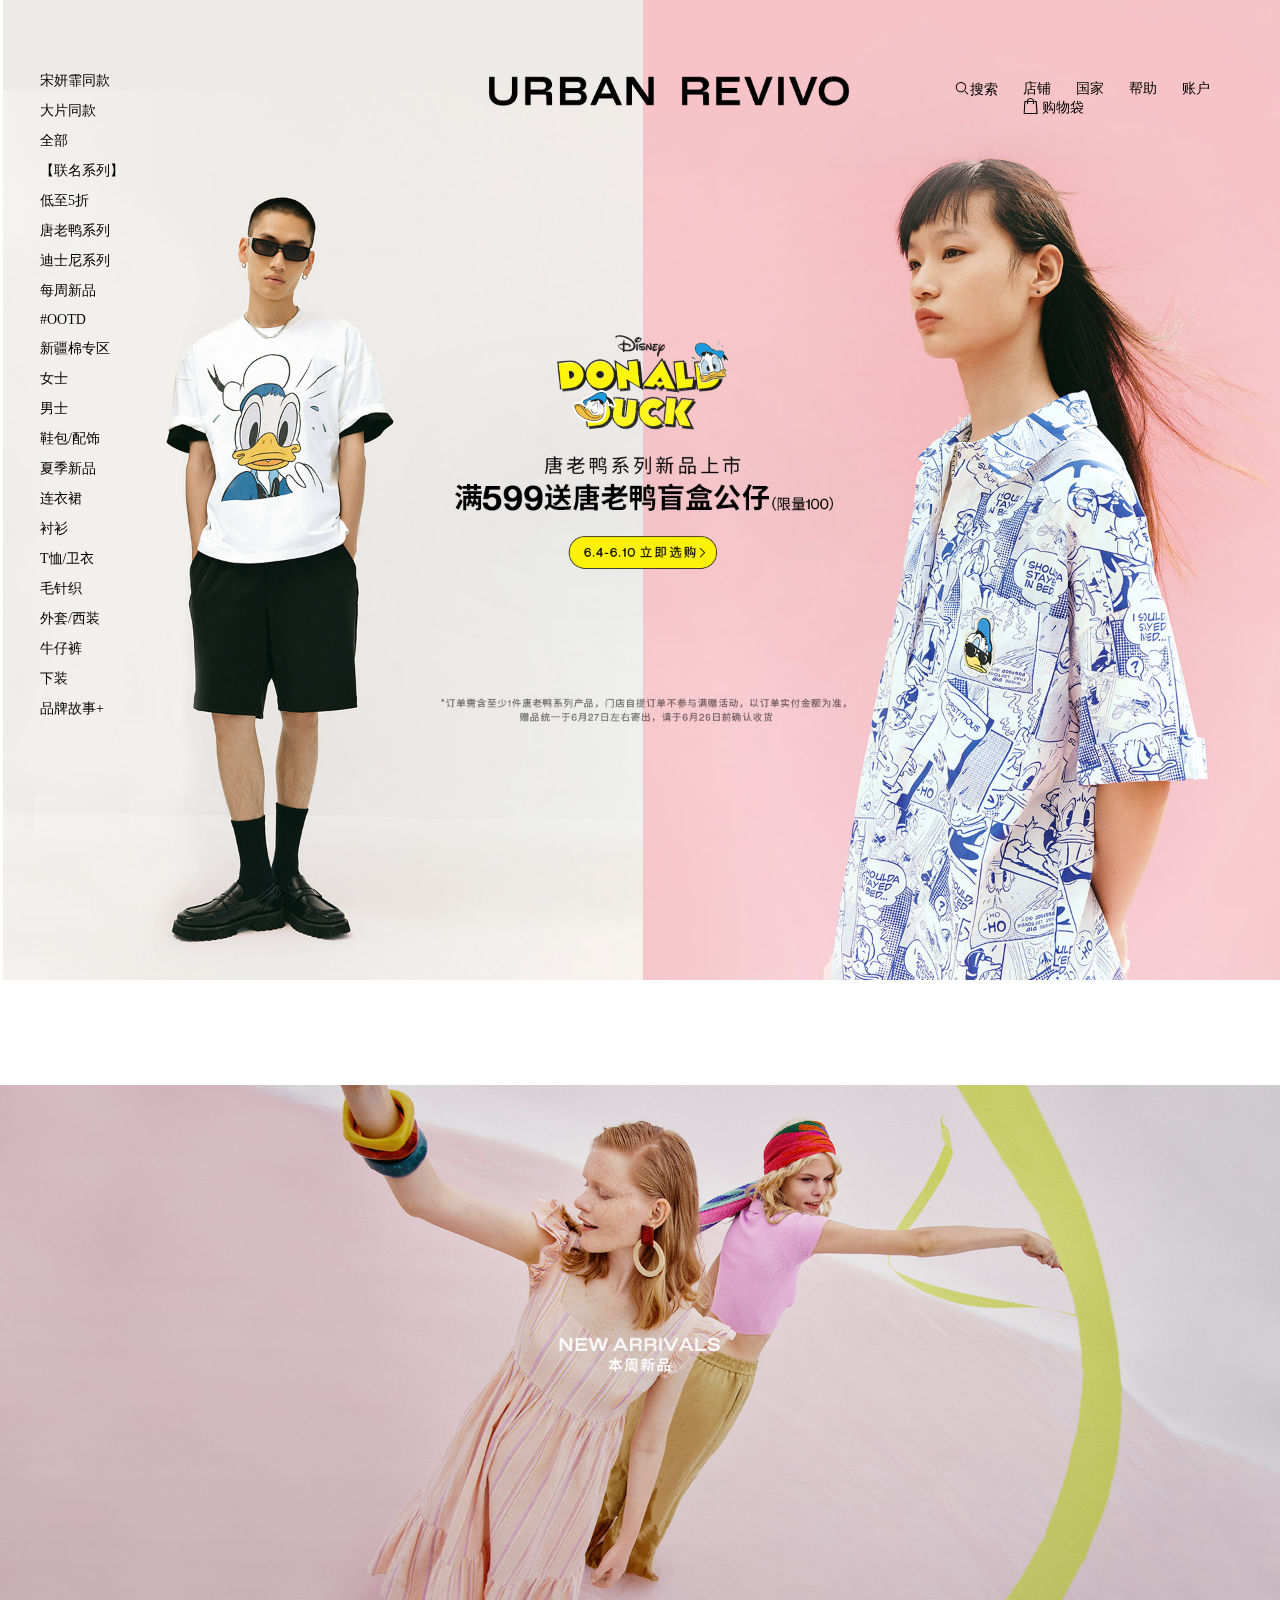
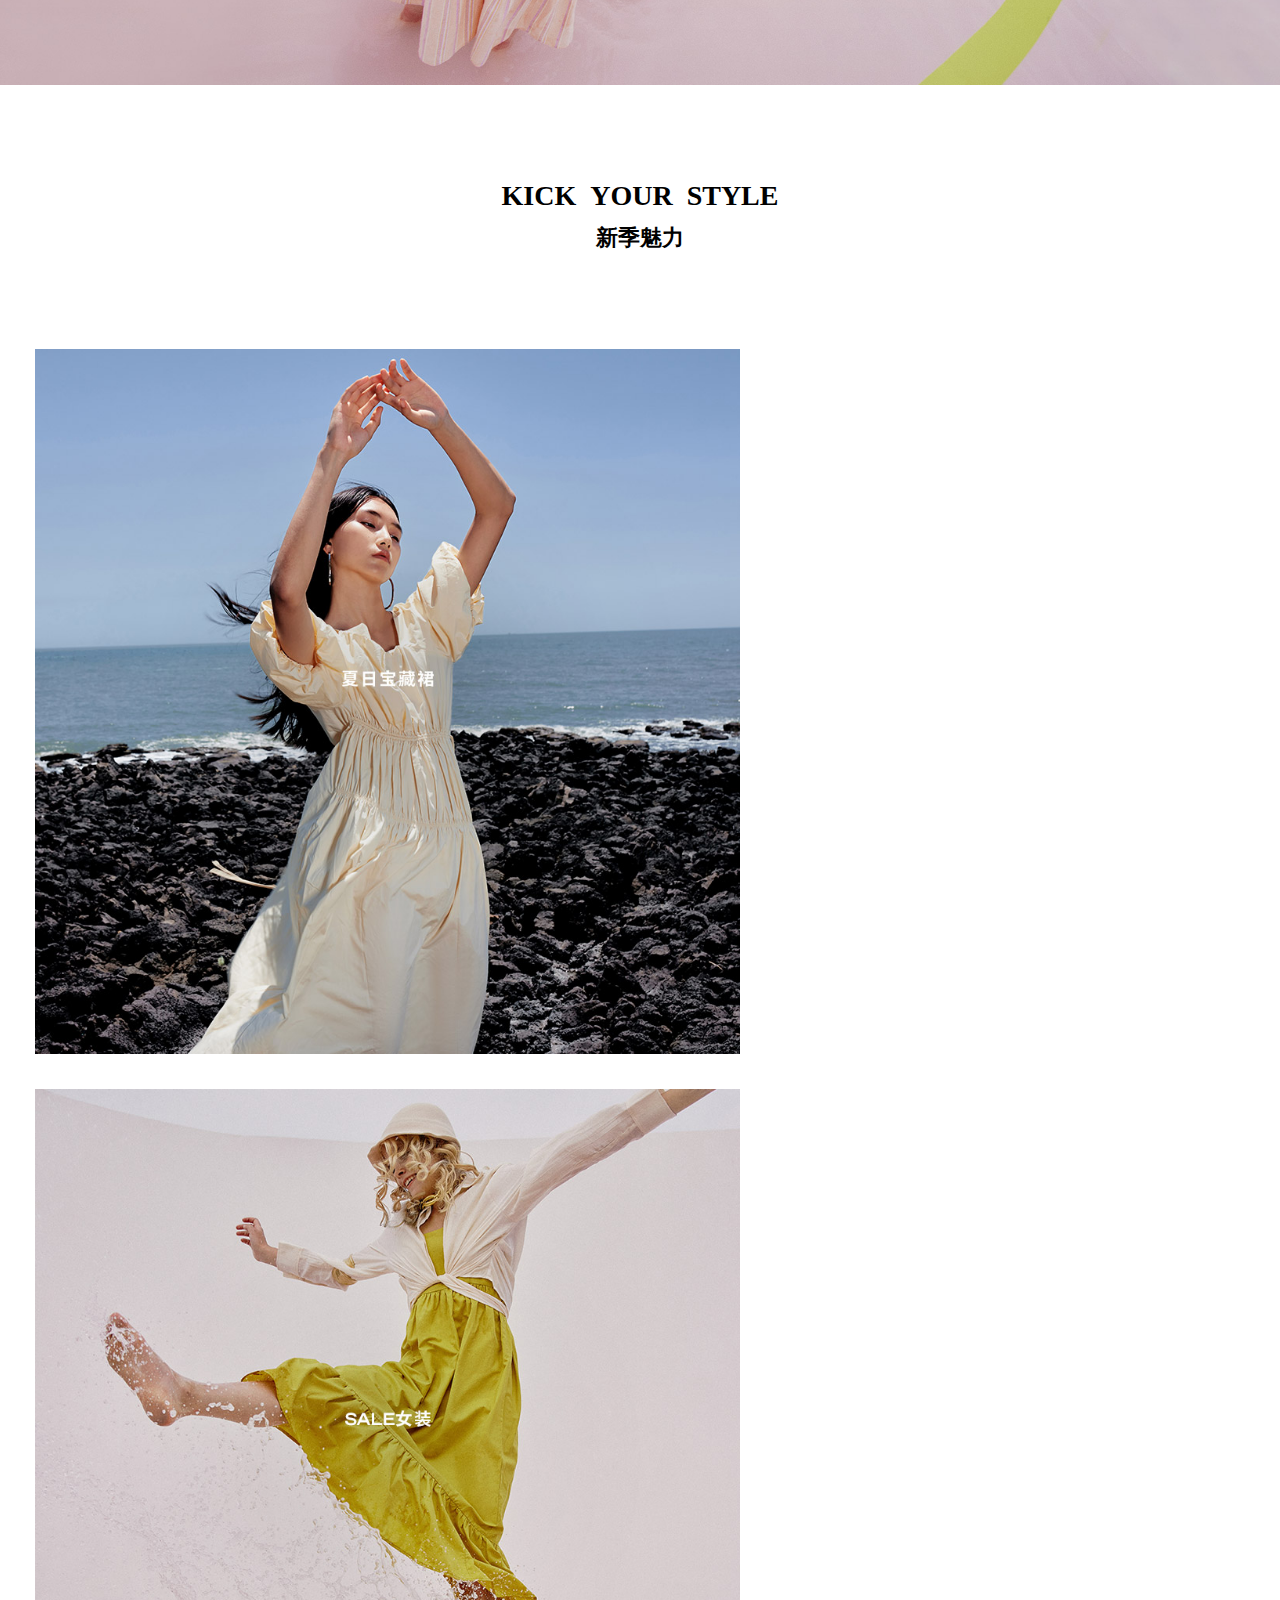
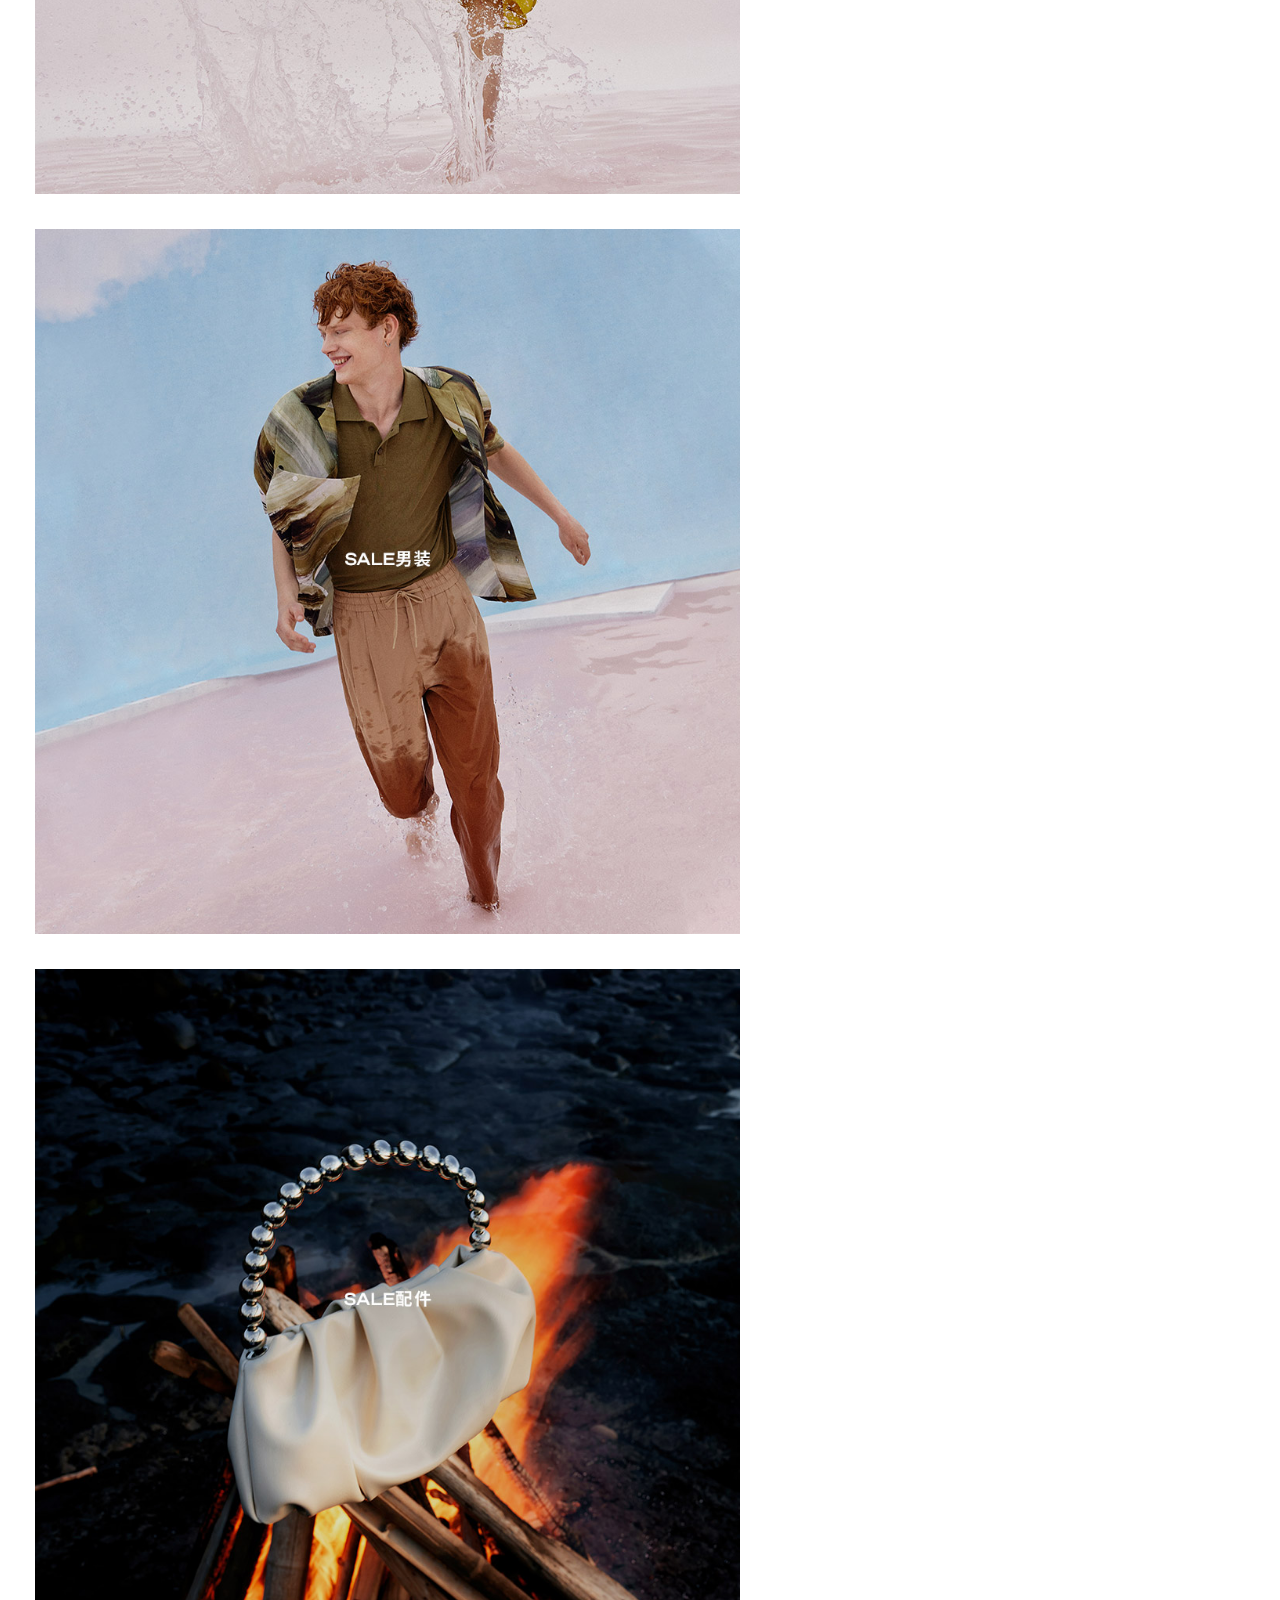
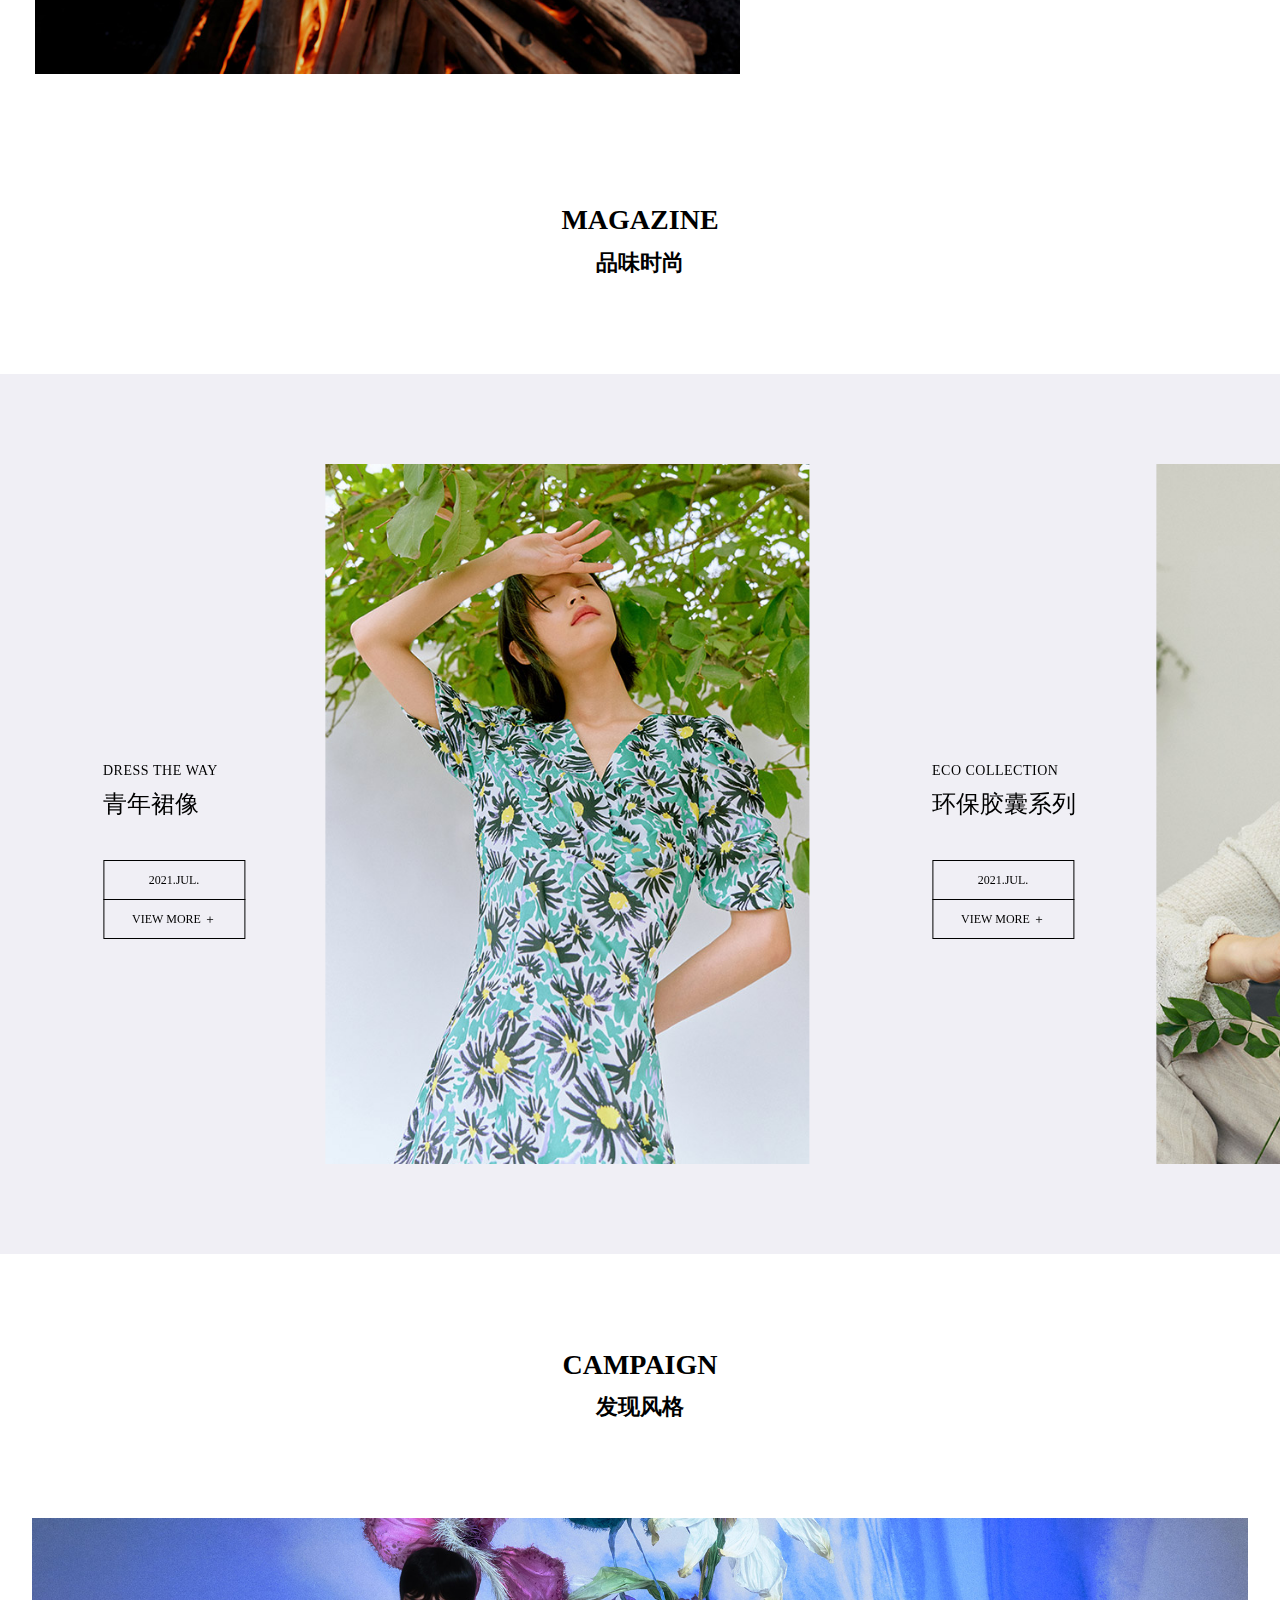
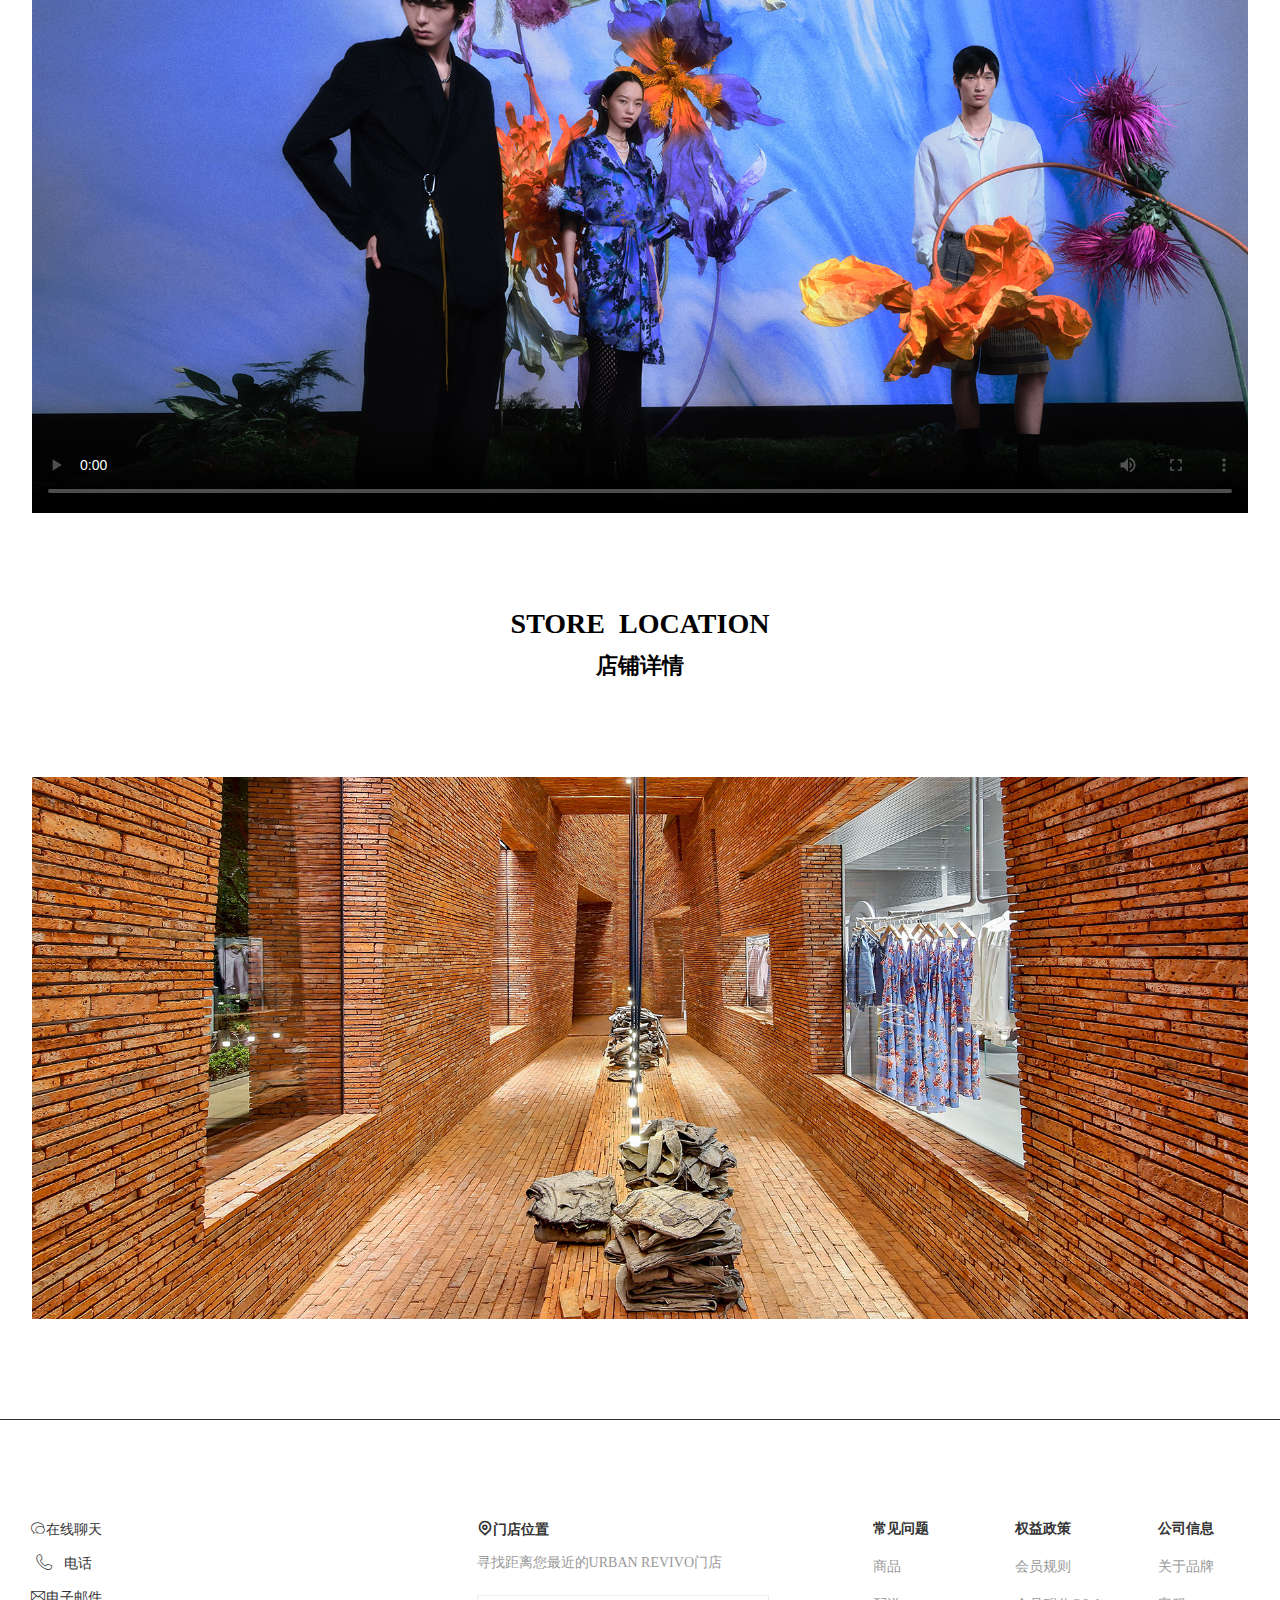
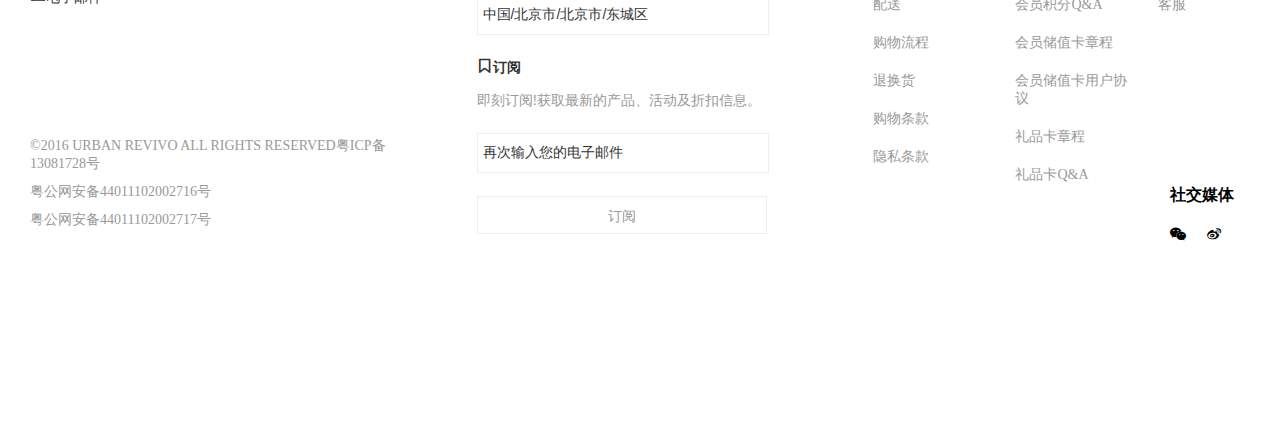
<file: pages/index.html>
<!DOCTYPE html>
<html lang="en">
<head>
    <meta charset="UTF-8">
    <meta http-equiv="X-UA-Compatible" content="IE=edge">
    <meta name="viewport" content="width=device-width, initial-scale=1.0">
    <title>index</title>
    <link rel="stylesheet" href="../sass/index.css">
    <link rel="stylesheet" href="../sass/footer.css">
    <link rel="stylesheet" href="../font/iconfont/iconfont.css">
</head>
<body>
    <div id="head">
        <div class="nav">
            <ul class="uls cl">
                <li><a href="">宋妍霏同款</a></li>
                <li><a href="">大片同款</a></li>
                <li><a href="">全部</a></li>
                <li><a href="">【联名系列】</a></li>
                <li><a href="">低至5折</a></li>
                <li><a href="">唐老鸭系列</a></li>
                <li><a href="">迪士尼系列</a></li>
                <li><a href="">每周新品</a></li>
                <li><a href="">#OOTD</a></li>
                <li><a href="">新疆棉专区</a></li>
                <li><a href="">女士</a></li>
                <li><a href="">男士</a></li>
                <li><a href="">鞋包/配饰</a></li>
                <li><a href="">夏季新品</a></li>
                <li><a href="">连衣裙</a></li>
                <li><a href="">衬衫</a></li>
                <li><a href="">T恤/卫衣</a></li>
                <li><a href="">毛针织</a></li>
                <li><a href="">外套/西装</a></li>
                <li><a href="">牛仔裤</a></li>
                <li><a href="">下装</a></li>
                <li><a href="">品牌故事+</a></li>
            </ul>
        </div>
        <div class="search">
            <ul class="cl search_list">
                <li><a href="">
                    <i class="iconfont icon-sousuo"></i>搜索
                </a></li>
                <li><a href="">店铺</a></li>
                <li><a href="">国家</a></li>
                <li><a href="">帮助</a></li>
                <li><a href="./signIn.html" >账户</a></li>
                <li id="spcar">
                    <a  href="./shopbag.html" class="spcar">
                     <div class="bagpack">
                        <div class="bag">购物袋(0)</div>
                        <div class="che">
                           <div >
                            &nbsp;&nbsp;&nbsp;<img src="../images/shopping_bag.png" alt="">
                           </div>
                           您的购物车是空的
                        </div>
                        <div class="guang">去逛逛</div>
                    </div>
                    <i class="iconfont icon-gouwudai"></i> 购物袋
                   </a>
                </li>
            </ul>
        </div>
        
        <div  class="banner swiper-banner">
            <div class="swiper-wrapper">
                <a href="" class="ban1 swiper-slide"><img src="../images/banner1.jpg" alt="" ></a>
                <a href="" class="ban1 swiper-slide"><img src="../images/banner2.jpg" alt="" ></a>
                <a href="" class="ban1 swiper-slide"><img src="../images/banner3.jpg" alt="" ></a>
                <a href="" class="ban1 swiper-slide"><img src="../images/banner4.jpg" alt="" ></a>
            </div>
            <a href="" class="logo"><img src="../images/logo.png" alt=""></a>
        </div>
        <div style="height: 105px;"></div>
        <div class="m01 posp">
            <a href=""><img src="../images/01.jpg" alt=""></a>
            <span class="sp">VIEW MORE ＋</span>
            <!-- <span></span> -->
        </div>
        <div class="m02">
            <h2>KICK&nbsp;&nbsp;YOUR&nbsp;&nbsp;STYLE</h2>
            <span>新季魅力</span>
        </div>
        <div class="m03">
            <a href="" class="posp"><img src="../images/02.jpg" alt=""><span class="sp">VIEW MORE ＋</span></a>
            <a href="" class="posp"><img src="../images/03.jpg" alt=""><span class="sp">VIEW MORE ＋</span></a>
            <a href="" class="posp"><img src="../images/04.jpg" alt=""><span class="sp">VIEW MORE ＋</span></a>
            <a href="" class="posp"><img src="../images/05.jpg" alt=""><span class="sp">VIEW MORE ＋</span></a>
        </div>
        <div class="m02">
            <h2>MAGAZINE</h2>
            <span>品味时尚</span>
        </div>
        <div class="m04 swiper-container">
            <ul class="cl pic_turn_arround swiper-wrapper">
                <li class="list  swiper-slide">
                    <div class="lt_tt">
                        <span class="tt1">DRESS&nbsp;THE&nbsp;WAY</span>
                        <span class="tt2">青年裙像</span>
                        <span class="tt3">
                            <p>2021.JUL.</p>
                            <span>VIEW MORE ＋</span> 
                        </span>
                    </div>
                    <div class="rt_tt">
                        <img src="../images/younger.jpg" alt="">
                    </div>
                </li>
                <li class="list swiper-slide">
                    <div class="lt_tt">
                        <span class="tt1">ECO&nbsp;COLLECTION</span>
                        <!-- <h2>ECO&nbsp;COLLECTION</h2> -->
                        <span class="tt2">环保胶囊系列</span>
                        <span class="tt3">
                            <p>2021.JUL.</p>
                            <span>VIEW MORE ＋</span> 
                        </span>
                    </div>
                    <div class="rt_tt">
                        <img src="../images/EP.jpg" alt="">
                    </div>
                </li>
                <li class="list swiper-slide">
                    <div class="lt_tt">
                        <!-- <h2 class="tt1">RE-FUN&nbsp;RE-PLAYTHE</h2> -->
                        <span class="tt1">RE-FUN&nbsp;RE-PLAYTHE</span>
                        <span class="tt2">及时行乐</span>
                        <span class="tt3">
                            <p>2021.JUL.</p>
                            <span>VIEW MORE ＋</span> 
                        </span>
                    </div>
                    <div class="rt_tt">
                        <img src="../images/happy.jpg" alt="">
                    </div>
                </li>
            </ul>
        </div>
        <!-- Add Pagination -->
        <div class="swiper-pagination"></div>
        <!-- Add Arrows -->
        <div class="swiper-button-next"></div>
        <div class="swiper-button-prev"></div>
        <div class="m02">
            <h2>CAMPAIGN</h2>
            <span>发现风格</span>
        </div>
        <div class="video_one">
            <!-- <img src="../images/video.jpg" alt=""> -->
            <video class="video" width="95%"  controls="controls"  poster="../images/video.jpg">
                <!-- poster这个是给视频添加封面的参数 -->
                <source src="https://gw-img.ur.com.cn//urmall/51d8cbb0-c451-4929-9bfd-905080d8ca0a.mp4" type="video/mp4" />
              <!-- Your browser does not support the video tag. -->
            </video>
        </div>
        <div class="m02">
            <h2>STORE&nbsp;&nbsp;LOCATION</h2>
            <span>店铺详情</span>            
        </div>
        <div class="m05">
            <img src="../images/banner5.jpg" alt="">
        </div>
    </div>
    <div id="footer">
        <div class="one">
             <ul class="cl ull">
                 <li><i class="iconfont icon-liaotian"></i>在线聊天</li>
                 <li><i class="iconfont icon-dianhua"></i>电话</li>
                 <li><i class="iconfont icon-4dianziyoujian"></i>电子邮件</li>
             </ul>
             <ol class="cl oll">
                 <li>©2016 URBAN REVIVO ALL RIGHTS RESERVED粤ICP备13081728号</li>
                 <li>粤公网安备<a href="">44011102002716</a>号</li>
                 <li>粤公网安备<a href="">44011102002717</a>号</li> 
             </ol>         
        </div>  
        <div class="two">
             <ul class="cl address">
                 <li><h4><i class="iconfont icon-weizhi"></i>门店位置</h4></li>
                 <li>寻找距离您最近的URBAN REVIVO门店</li>
                 <li>
                     <input type="text" value="中国/北京市/北京市/东城区">
                 </li>
                 <li><h4><i class="iconfont icon-favorite"></i>订阅</h4></li>
                 <li>即刻订阅!获取最新的产品、活动及折扣信息。</li>
                 <li>
                     <input type="text" value="再次输入您的电子邮件">
                 </li>
                 <li><button>订阅</button></li>
             </ul>
        </div>   
        <div class="three">
            <div class="three_one">
             <ul class="cl problem">
                 <li><h4>常见问题</h4></li>
                 <li>商品</li>
                 <li>配送</li>
                 <li>购物流程</li>
                 <li>退换货</li>
                 <li>购物条款</li>
                 <li>隐私条款</li>
             </ul>
            </div>
            <div class="three_two">
             <ul class="cl problem">
                 <li><h4>权益政策</h4></li>
                 <li>会员规则</li>
                 <li>会员积分Q&A</li>
                 <li>会员储值卡章程</li>
                 <li>会员储值卡用户协议</li>
                 <li>礼品卡章程</li>
                 <li>礼品卡Q&A</li>
             </ul>
            </div>
            <div class="three_one">
             <ul class="cl problem">
                 <li><h4>公司信息</h4></li>
                 <li>关于品牌</li>
                 <li>客服</li>
             </ul>
            </div>  
            <div class="mazi">
                <p>社交媒体</p>
                <div class="wx">
                    <span class="iconfont icon-weixin"></span>
                </div>
                <div class="wb">
                    <span class="iconfont icon-weibo"></span>
                </div>
            </div>  
        </div>
    </div>
</body>

<script src="../js/jquery.min.js"></script>
<script src="../js/swiper.min.js"></script>
<script src="../js/index.js"></script>
<!-- <script src="../js/bootstrap.min.js"></script> -->
<script src="../js/iconfont.js"></script>
<script>

// // banner轮播图
// var swiper2 = new Swiper('.swiper-banner', {
//     loop: true,
//     // freeMode: true,
//     slidesPerView: 1,
//     loopedSlides: 1,
//     speed: 1500,
//     autoplay: {
//         delay: 3000,
//         // disableOnInteraction: false,
//       },
//     //   pagination: {
//     //     el: '.swiper-pagination',
//     //     clickable: true,
//     //   },
//     //   navigation: {
//     //     nextEl: '.swiper-button-next',
//     //     prevEl: '.swiper-button-prev',
//     //   },
// });



// //底部轮播图
// var swiper = new Swiper('.swiper-container', {
//     loop: true,
//     freeMode: true,
//     slidesPerView: 'auto',
//     loopedSlides: 2,
//     speed: 1500,
//     autoplay: {
//         delay: 3000,
//         // disableOnInteraction: false,
//     },
//     //   pagination: {
//     //     el: '.swiper-pagination',
//     //     clickable: true,
//     //   },
//     navigation: {
//         nextEl: '.swiper-button-next',
//         prevEl: '.swiper-button-prev',
//     },
// });
// var shopbag = document.getElementById('spcar') 
// shopbag.onmouseover(function(){
//     var aa = document.getElementsByClassName('bagpack')
//     aa.style.display="none" 
// })
// $('.a1').on('click',function(){
//         location.href='./signIn.html'
//         return false
//     })
//     $('.a2').on('click',function(){
//         location.href='./login.html'
//         return false
//     })
</script>
</html>
</file>
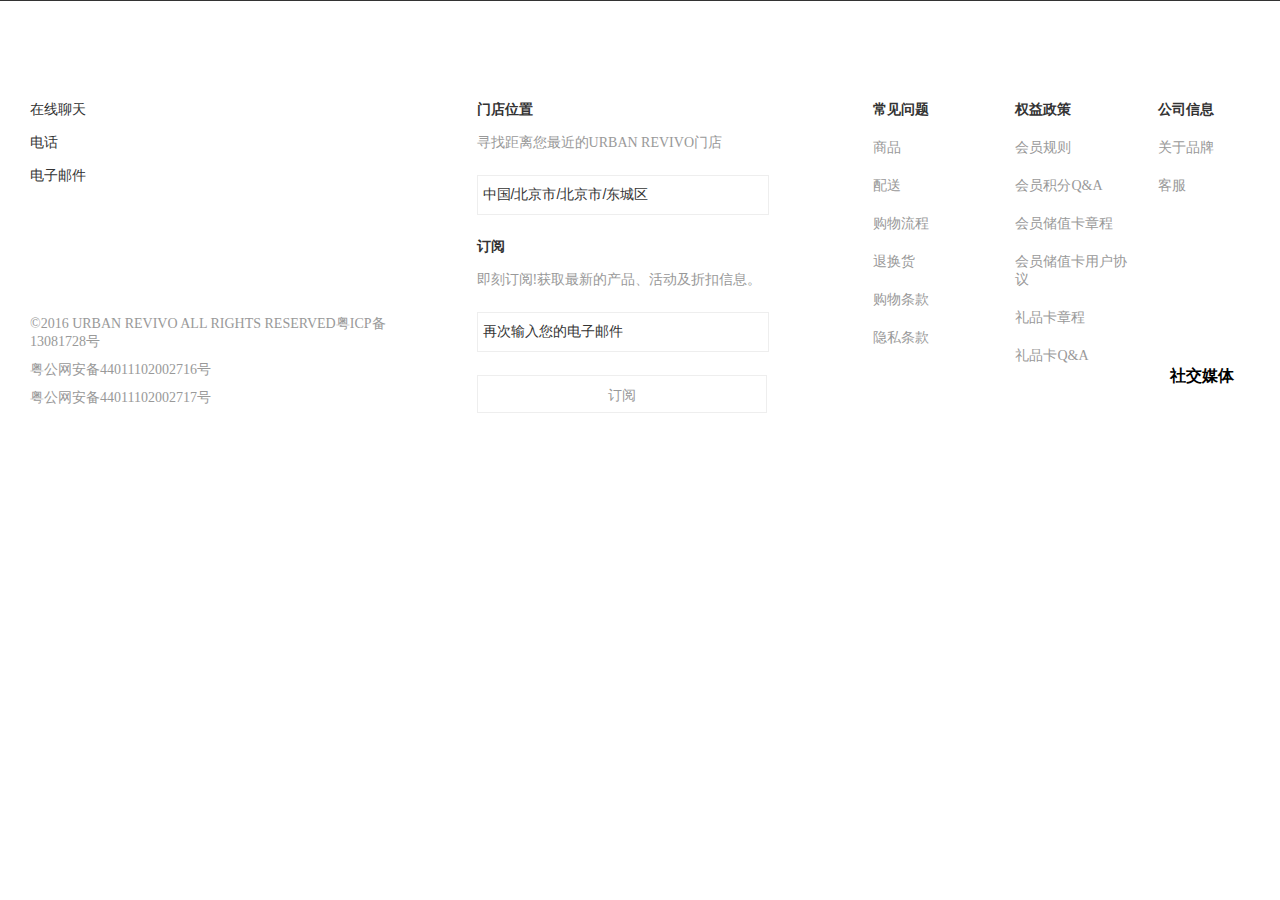
<file: pages/footer.html>
<!DOCTYPE html>
<html lang="en">
<head>
    <meta charset="UTF-8">
    <meta http-equiv="X-UA-Compatible" content="IE=edge">
    <meta name="viewport" content="width=device-width, initial-scale=1.0">
    <title>Document</title>
    <link rel="stylesheet" href="../sass/footer.css">
    <link rel="stylesheet" href="">
</head>
<body>
<div id="footer">
   <div class="one">
        <ul class="cl ull">
            <li>在线聊天</li>
            <li>电话</li>
            <li>电子邮件</li>
        </ul>
        <ol class="cl oll">
            <li>©2016 URBAN REVIVO ALL RIGHTS RESERVED粤ICP备13081728号</li>
            <li>粤公网安备<a href="">44011102002716</a>号</li>
            <li>粤公网安备<a href="">44011102002717</a>号</li> 
        </ol>         
   </div>  
   <div class="two">
        <ul class="cl address">
            <li><h4>门店位置</h4></li>
            <li>寻找距离您最近的URBAN REVIVO门店</li>
            <li>
                <input type="text" value="中国/北京市/北京市/东城区">
            </li>
            <li><h4>订阅</h4></li>
            <li>即刻订阅!获取最新的产品、活动及折扣信息。</li>
            <li>
                <input type="text" value="再次输入您的电子邮件">
            </li>
            <li><button>订阅</button></li>
        </ul>
   </div>   
   <div class="three">
       <div class="three_one">
        <ul class="cl problem">
            <li><h4>常见问题</h4></li>
            <li>商品</li>
            <li>配送</li>
            <li>购物流程</li>
            <li>退换货</li>
            <li>购物条款</li>
            <li>隐私条款</li>
        </ul>
       </div>
       <div class="three_two">
        <ul class="cl problem">
            <li><h4>权益政策</h4></li>
            <li>会员规则</li>
            <li>会员积分Q&A</li>
            <li>会员储值卡章程</li>
            <li>会员储值卡用户协议</li>
            <li>礼品卡章程</li>
            <li>礼品卡Q&A</li>
        </ul>
       </div>
       <div class="three_one">
        <ul class="cl problem">
            <li><h4>公司信息</h4></li>
            <li>关于品牌</li>
            <li>客服</li>
        </ul>
       </div>  
       <div class="mazi">
        <p>社交媒体</p>
        <div class="wx">
            <span class="iconfont icon-weixin"></span>
        </div>
        <div class="wb">
            <span class="iconfont icon-weibo"></span>
        </div>
    </div>   
   </div>
</div>
</body>
</html>
</file>
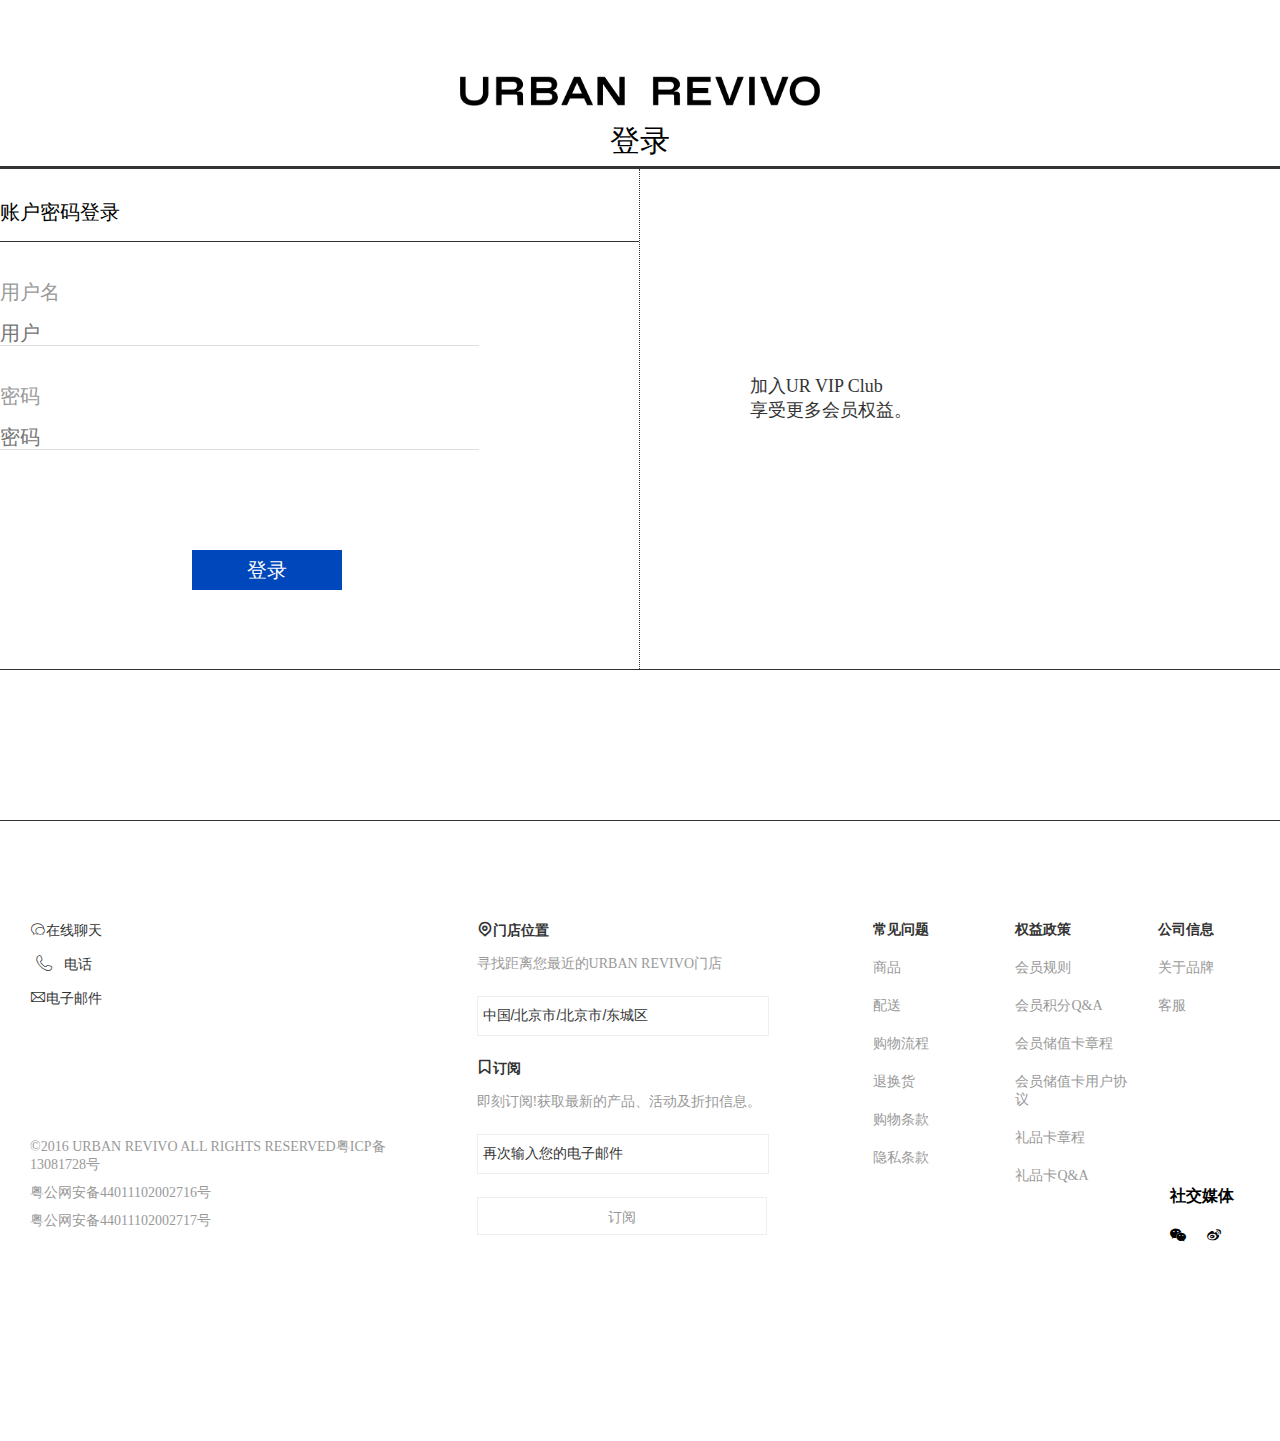
<file: pages/login.html>
<!DOCTYPE html>
<html lang="en">
<head>
    <meta charset="UTF-8">
    <meta http-equiv="X-UA-Compatible" content="IE=edge">
    <meta name="viewport" content="width=device-width, initial-scale=1.0">
    <title>login</title>
    <link rel="stylesheet" href="../sass/footer.css">
    <!-- <link rel="stylesheet" href="../sass/index.css"> -->
    <link rel="stylesheet" href="../sass/signIn.css">
    <link rel="stylesheet" href="../font/iconfont/iconfont.css">
</head>

<body>
<div id="container">
    <div id="logo">
        <img src="../images/logo.png" alt="">
    </div>
    <div id="tt1">
        <p>登录</p>
    </div>
    <div id="box">
        <div class="box_one">
            <div class="tt2">
                <p>账户密码登录</p>
            </div>
            <div class="tt3">
                <p>用户名</p>
                <input type="text" name="username" id="name" placeholder="用户">
            </div>
            <div class="tt3">
                <p>密码</p>
                <input type="password" name="password" placeholder="密码" id="word">
            </div>
            <div class="btn">
                <p class="btn1">登录</p>
            </div>
            <!-- <div class="btn1">
                <button>获取验证码</button>
            </div> -->
        </div>
        <div class="box_another">
            <div class="tts">
                <br>
                <br>
                <br>
                <br>
                <br>
                <p style="color: #333;">加入UR VIP Club<br>享受更多会员权益。</p>
                <!-- <p>
                    如果您已是UR会员，可通过手机号码<br>
                    直接登录;<br>
                    如果您不是UR会员，可使用手机号码<br>
                    进行验证并完成注册。<br>
                    请完善注册信息，以便为您提供更佳<br>
                    的购物体验。<br>
                </p> -->
            </div>
        </div>
    </div>
</div>

<!-- 底部导航 -->

<div id="footer">
    <div class="one">
            <ul class="cl ull">
                <li><i class="iconfont icon-liaotian"></i>在线聊天</li>
                <li><i class="iconfont icon-dianhua"></i>电话</li>
                <li><i class="iconfont icon-4dianziyoujian"></i>电子邮件</li>
            </ul>
            <ol class="cl oll">
                <li>©2016 URBAN REVIVO ALL RIGHTS RESERVED粤ICP备13081728号</li>
                <li>粤公网安备<a href="">44011102002716</a>号</li>
                <li>粤公网安备<a href="">44011102002717</a>号</li> 
            </ol>         
    </div>  
    <div class="two">
            <ul class="cl address">
                <li><h4><i class="iconfont icon-weizhi"></i>门店位置</h4></li>
                <li>寻找距离您最近的URBAN REVIVO门店</li>
                <li>
                    <input type="text" value="中国/北京市/北京市/东城区">
                </li>
                <li><h4><i class="iconfont icon-favorite"></i>订阅</h4></li>
                <li>即刻订阅!获取最新的产品、活动及折扣信息。</li>
                <li>
                    <input type="text" value="再次输入您的电子邮件">
                </li>
                <li><button>订阅</button></li>
            </ul>
    </div>   
    <div class="three">
        <div class="three_one">
            <ul class="cl problem">
                <li><h4>常见问题</h4></li>
                <li>商品</li>
                <li>配送</li>
                <li>购物流程</li>
                <li>退换货</li>
                <li>购物条款</li>
                <li>隐私条款</li>
            </ul>
        </div>
        <div class="three_two">
            <ul class="cl problem">
                <li><h4>权益政策</h4></li>
                <li>会员规则</li>
                <li>会员积分Q&A</li>
                <li>会员储值卡章程</li>
                <li>会员储值卡用户协议</li>
                <li>礼品卡章程</li>
                <li>礼品卡Q&A</li>
            </ul>
        </div>
        <div class="three_one">
            <ul class="cl problem">
                <li><h4>公司信息</h4></li>
                <li>关于品牌</li>
                <li>客服</li>
            </ul>
        </div>  
        <div class="mazi">
            <p>社交媒体</p>
            <div class="wx">
                <span class="iconfont icon-weixin"></span>
            </div>
            <div class="wb">
                <span class="iconfont icon-weibo"></span>
            </div>
        </div>  
    </div>
</div>
</body>
<script src="../js/jquery.min.js"></script>
<script src="../js/login.js"></script>
<script src="../js/ajax.js"></script>
<script src="../js/iconfont.js"></script>
<script src="../js/cookie.js"></script>
<script src="../js/layer/layer.js"></script>
<!-- <script>
//     $('.btn').on("click",function(){
//     var username = $('#name').val();
//     let password = $('#word').val();
//     console.log(username);

// })
</script> -->
</html>
</file>
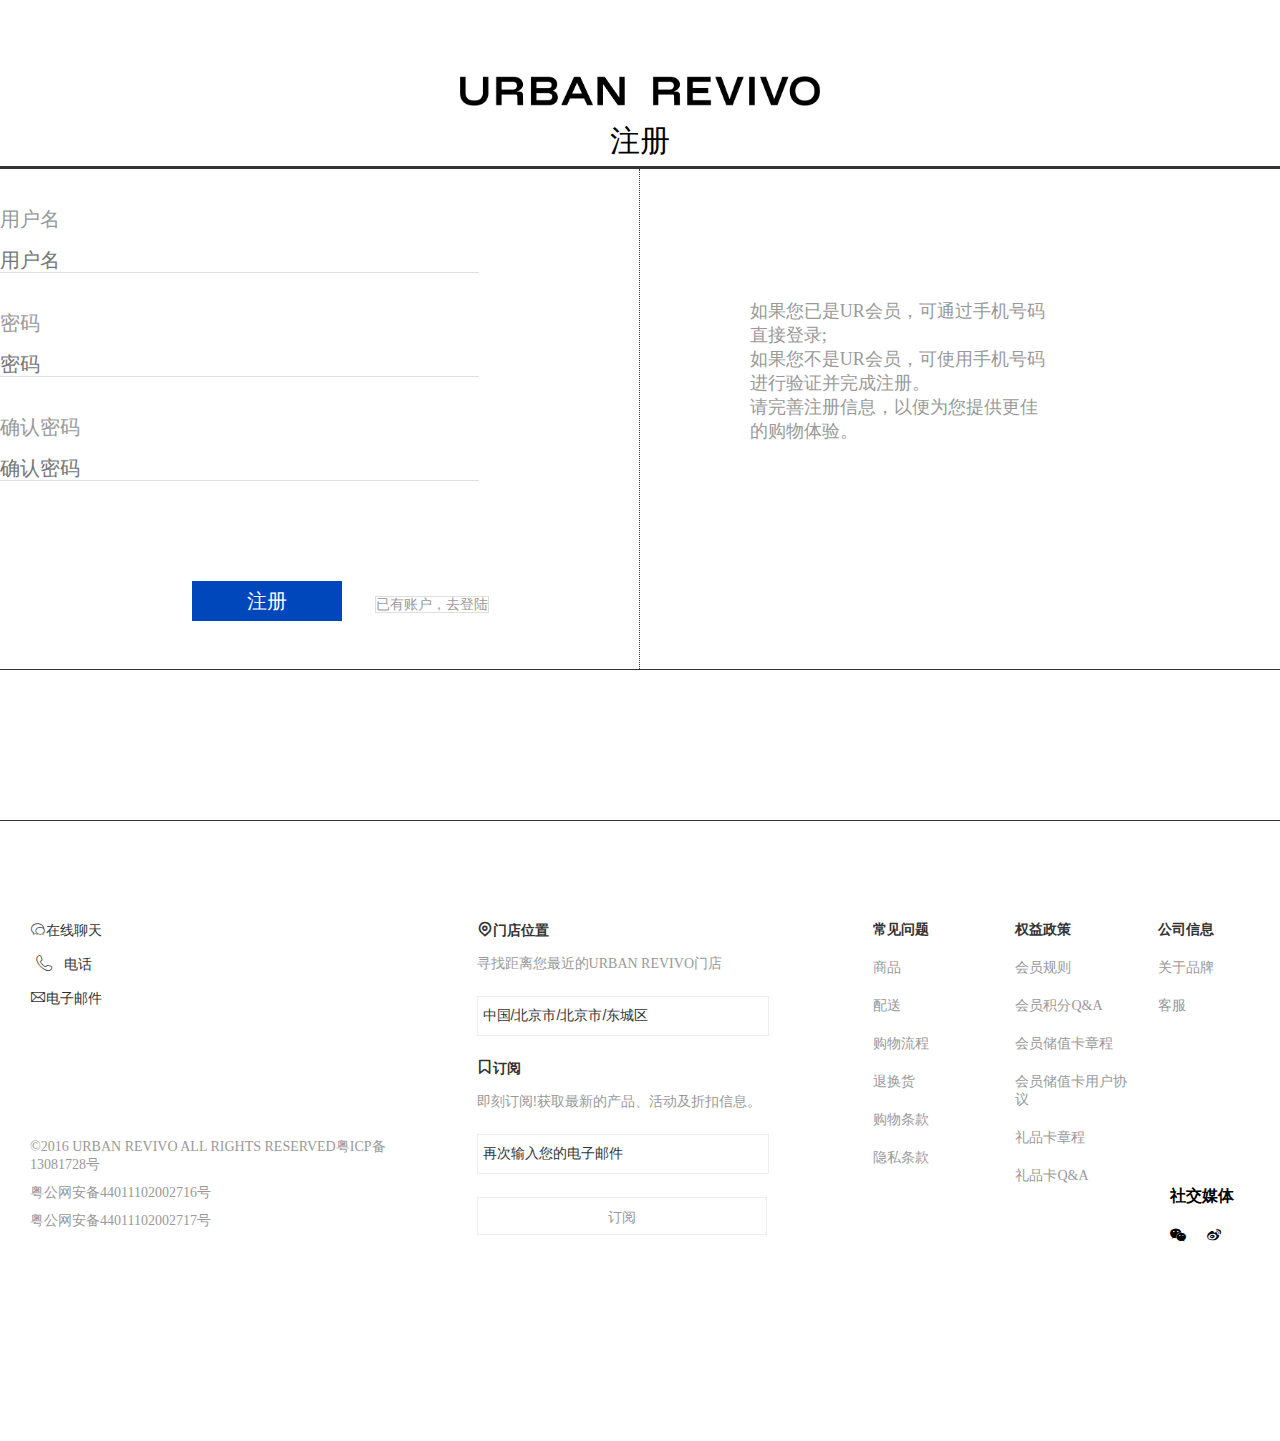
<file: pages/signIn.html>
<!DOCTYPE html>
<html lang="en">
<head>
    <meta charset="UTF-8">
    <meta http-equiv="X-UA-Compatible" content="IE=edge">
    <meta name="viewport" content="width=device-width, initial-scale=1.0">
    <title>signIn</title>
    <link rel="stylesheet" href="../sass/footer.css">
    <link rel="stylesheet" href="../sass/signIn.css">
    <link rel="stylesheet" href="../font/iconfont/iconfont.css">
</head>
<!-- js库 -->

<body>
<div id="container">
    <div id="logo">
        <img src="../images/logo.png" alt="">
    </div>
    <div id="tt1">
        <p>注册</p>
    </div>
    <div id="box">
        <div class="box_one">
            <div class="tt3">
                <p>用户名</p>
                <input type="text" name="username" placeholder="用户名" id="username">
            </div>
            <div class="tt3">
                <p>密码</p>
                <input type="password" name="password" placeholder="密码" id="password">
            </div>
            <div class="tt3">
                <p>确认密码</p>
                <input type="password" name="repass" placeholder="确认密码" id="repass">
            </div>
            <div class="btn submit">
                <p class="btn1">注册</p>
            </div>
            <div class="btn1">
                <a href="./login.html">已有账户，去登陆</a>
            </div>
        </div>
        <div class="box_another">
            <div class="tts">
                <!-- <p style="color: #333;">加入UR VIP Club<br>享受更多会员权益。</p> -->
                <p>
                    
                    如果您已是UR会员，可通过手机号码<br>
                    直接登录;<br>
                    如果您不是UR会员，可使用手机号码<br>
                    进行验证并完成注册。<br>
                    请完善注册信息，以便为您提供更佳<br>
                    的购物体验。<br>
                </p>
            </div>
        </div>
    </div>
</div>

<!-- 底部导航 -->

<div id="footer">
    <div class="one">
            <ul class="cl ull">
                <li><i class="iconfont icon-liaotian"></i>在线聊天</li>
                <li><i class="iconfont icon-dianhua"></i>电话</li>
                <li><i class="iconfont icon-4dianziyoujian"></i>电子邮件</li>
            </ul>
            <ol class="cl oll">
                <li>©2016 URBAN REVIVO ALL RIGHTS RESERVED粤ICP备13081728号</li>
                <li>粤公网安备<a href="">44011102002716</a>号</li>
                <li>粤公网安备<a href="">44011102002717</a>号</li> 
            </ol>         
    </div>  
    <div class="two">
            <ul class="cl address">
                <li><h4><i class="iconfont icon-weizhi"></i>门店位置</h4></li>
                <li>寻找距离您最近的URBAN REVIVO门店</li>
                <li>
                    <input type="text" value="中国/北京市/北京市/东城区">
                </li>
                <li><h4><i class="iconfont icon-favorite"></i>订阅</h4></li>
                <li>即刻订阅!获取最新的产品、活动及折扣信息。</li>
                <li>
                    <input type="text" value="再次输入您的电子邮件">
                </li>
                <li><button>订阅</button></li>
            </ul>
    </div>   
    <div class="three">
        <div class="three_one">
            <ul class="cl problem">
                <li><h4>常见问题</h4></li>
                <li>商品</li>
                <li>配送</li>
                <li>购物流程</li>
                <li>退换货</li>
                <li>购物条款</li>
                <li>隐私条款</li>
            </ul>
        </div>
        <div class="three_two">
            <ul class="cl problem">
                <li><h4>权益政策</h4></li>
                <li>会员规则</li>
                <li>会员积分Q&A</li>
                <li>会员储值卡章程</li>
                <li>会员储值卡用户协议</li>
                <li>礼品卡章程</li>
                <li>礼品卡Q&A</li>
            </ul>
        </div>
        <div class="three_one">
            <ul class="cl problem">
                <li><h4>公司信息</h4></li>
                <li>关于品牌</li>
                <li>客服</li>
            </ul>
        </div>  
        <div class="mazi">
            <p>社交媒体</p>
            <div class="wx">
                <span class="iconfont icon-weixin"></span>
            </div>
            <div class="wb">
                <span class="iconfont icon-weibo"></span>
            </div>
        </div>  
    </div>
</div>
</body>

<script src="../js/jquery.min.js"></script>
<!-- <script src="../js/login.js"></script> -->
<script src="../js/ajax.js"></script>
<script src="../js/iconfont.js"></script>
<script src="../js/register.js"></script>
<script src="../js/cookie.js"></script>
<script src="../js/layer/layer.js"></script>
</html>
</file>
<file: sass/index.css>
body, h1, h2, h3, h4, h5, h6, hr, p, blockquote, /* structural elements 结构元素 */
dl, dt, dd, ul, ol, li, /* list elements 列表元素 */
pre, /* text formatting elements 文本格式元素 */
fieldset, button, input, textarea, /* form elements 表单元素 */
th, td ,img{ /* table elements 表格元素 */
    margin: 0;
    padding: 0;
    font-size: 12px;
    /* font-family: "微软雅黑"; */
    /* font-weight: normal; */
    border: none;
}
ol,li{
    list-style: none;
}
a{
    text-decoration:none;
    color: #fff;
}
video,img{ vertical-align:top; }
/* 清除浮动 */
.cl{
    clear: both;

}
/* 清除浮动 */


#head{
    position: relative;
}
/* 导航 */
.nav{
    position:absolute;
    top: 60px;
    z-index: 99;
}
.nav>.uls{
    clear: both;
}
.nav>.uls>li{
    list-style: none;   
    padding: 12px 40px 0;

}
.nav>.uls>li>a{
    text-decoration: none;
    color: #000;
    font-size: 14px;
}
.banner{
    overflow: hidden;
    width: 100%;
    position: relative;
    white-space: nowrap;
}
.banner>.swiper-wrapper>.swiper-slide{
    display: inline-block;
}
.banner>.swiper-wrapper>.swiper-slide>img{
    width: 100%;
    height: 100%;
}
.banner .logo img{
    width: 366px;
    height: 30px;
    position: absolute;
    top: 76px;
    left: 38%; 
    z-index: 99;   
}

/* 搜索栏和左上导航 */
.search{
    position: absolute;
    top: 80px;
    left: 74.5%;
    z-index: 99;
}
.search .search_list li{
    float: left;
    padding: 0 25px 0 0;   
}
.search .search_list li a{
    color: #000;
    font-size: 14px;

}

.m01>a{
    position: relative;
}
.m01>a>img{
    width: 100%;
    height: 100%;
}
.m02{
    width: 100%;
    margin-bottom: 100px;
    margin-top: 100px;    
}
.m02>h2{
    text-align: center;
    /* font-family: "FavoritStd-BoldExtended"; */
    color: #000;
    font-size: 28px;
    margin-bottom: 20px;
    line-height: 0.8;
}
.m02>span{
    color: #000;
    font-size: 22px;
    letter-spacing: 0;
    line-height: 1;
    text-align: center;
    display: block;
    /* font-family: "FavoritStd-BoldExtended"; */
    font-weight: 600;
}
.m03>a{
    display: inline-block;

}
.m03>a>img{
    display: inline;
    width: 705px;
    height: 705px;
    padding-left: 35px;
    padding-bottom: 35px;
}
.m04{
    background-color: #f0eff5;
    width: 100%;
    padding: 90px 0px;
    height: 700px;
    white-space: nowrap;
    overflow: hidden;
}
.pic_turn_arround{
    width: 100%;
    background-color: #f0eff5;
    height: 100%;
}
.pic_turn_arround img{
    width: 484px;
    height: 700px;
    display: inline;
    /* float: left; */
}
.pic_turn_arround .list{
    /* float: left; */
   
    display: inline-block;
    margin: 0 20px 90px 100px;
}
.list div{
    float: left;
    /* display: block; */
}
.pic_turn_arround .tt1{
    color: #000;
    margin-bottom: 10px;
    font-family: "NeueMontreal-Regular";
    font-size: 14px;
    display: block;
    line-height: 1;
    letter-spacing: 0.5px;
}
.pic_turn_arround .tt2{
    color: #000;
    margin-bottom: 40px;
    font-family: "NeueMontreal-Medium";
    font-size: 24px;
    display: block;
    /* line-height: 1.2; */
    font-weight: 0;
}
.pic_turn_arround .tt3{
    color: #000;
    /* margin-bottom: 40px; */
    font-size: 12px;
    display: block;
    text-align: center;
    /* padding: 5px 0 5px 0; */
    /* border: 1px solid #000; */
    line-height: 38px;
}
.pic_turn_arround .tt3>p{
    width: 140px;
    height: 38px;
    border: 1px solid #000;
    /* margin-bottom: 5px; */
}
.pic_turn_arround .tt3>span{
    width: 140px;
    height: 38px;
    display: block;
    /* background-color: #0047bb; */
    margin-top: -1px;
    border: 1px solid #000;
   
}
.pic_turn_arround .tt3:hover span{
    /* border: 1px solid #0047bb; */
    color: #fff;
    background: #0047bb;
    cursor: pointer;
}
.pic_turn_arround .tt3:hover p{
    border: 1px solid #0047bb; 
    color: #0047bb;   
}

.lt_tt{
    margin: 300px 80px 0px 0px;
}

.posp{
    position: relative;
}
.sp{
    position: absolute;
    top: 50.5%;
    left: 45%;
    background-color: #0047bb;
    color: #f0eff5;
    font-size: 12px;
    display: block;
    width: 140px;
    height: 38px;
    text-align: center;
    line-height: 38px;
    display: none;
}
.posp:hover>.sp{
    display: block;
}
.video{
    margin: 0 2.5%;
}
.m05>img{
    width: 95%;
    margin: 0 2.5% 100px;
}
/* 购物袋 */
.bagpack{
    display: none;
    position: fixed;
    right: 0;
    top: 0;
    width:400px;
    height: 750px;
    z-index: 9999;
    background-color: #fff;
}
.bagpack>.bag{
    margin: 80px 0 0 30px;
    font-weight: 600;
    font-size: 24px;
}
.che{
    margin: 300px 0 80px 150px;
    font-size: 16px;
    color: #999;
}
.guang{
    width: 220px;
    margin-left: 26%;
    background-color: #0047bb;
    color: #fff;
    font-size: 20px;
    padding: 5px;
    text-align: center;
}
.bagpack:hover{
    cursor: pointer;
}
/* .spcar{
    position: relative;
} */
.spcar:hover>.bagpack{
    display: block;
}
</file>
<file: sass/footer.css>
body, h1, h2, h3, h4, h5, h6, hr, p, blockquote, /* structural elements 结构元素 */
dl, dt, dd, ul, ol, li, /* list elements 列表元素 */
pre, /* text formatting elements 文本格式元素 */
fieldset, button, input, textarea, /* form elements 表单元素 */
th, td ,img{ /* table elements 表格元素 */
    margin: 0;
    padding: 0;
    font-size: 12px;
    /* font-family: "微软雅黑"; */
    /* font-weight: normal; */
    border: none;
}
ol,li{
    list-style: none;
}
a{
    text-decoration:none;
    color: #fff;
}
video,img{ vertical-align:top; }
/* 清除浮动 */
.cl{
    clear: both;

}



#footer{
    width: 100%;
    height: 620px;
    border-top: 1px solid #333;
    /* display: block; */
    /* overflow: hidden; */
}
#footer>.one{
    width: 33.33%;
    height: 620px;
    /* background-color: red; */
    float: left;
}
.ull,.oll{
    margin:100px 0 130px 30px;
}
.ull>li{
    margin: 0 0 15px 0;
    font-size: 14px;
    color: #333;
}
.oll>li{
    margin: 0 0 10px 0;
    font-size: 14px;
    color: #999;
}
.oll>li>a{
    font-size: 14px;
    color: #999;
}
.oll>li:hover a{
    cursor: pointer;
}

#footer>.two{
    width: 33.33%;
    height: 620px;
    /* background-color: yellow; */
    float: left;
}
.address{
    margin:100px 0 0 50px;
}
.address>li{
    margin: 0 0 15px 0;
    font-size: 14px;
    color: #999;
}
.address>li>h4{
    font-size: 14px;
    color: #333;
}
.address>li>input{
    width: 290px;
    height: 38px;
    text-indent: 5px;
    font-size: 14px;
    border: 1px solid #eee;
    color: #333;
    margin: 8px 0;
}
.address>li>button{
    display: block;
    width: 290px;
    height: 38px;
    font-size: 14px;
    color: #999;
    text-align: center;
    line-height: 38px;
    background-color: #fff;
    border: 1px solid #eee;
}
.address>li:hover button{
    cursor: pointer;
}
.address>li:hover button,.address>li:hover input{
    border: 1px solid #e3e3e3;
}

#footer>.three{
    width: 33.33%;
    height: 620px;
    float: left;
    position: relative;
}
.three>.three_one{
    float: left;
    width: 33.33%;
}
.three>.three_two{
    float: left;
    width: 33.33%;
}
.three>.three_three{
    float: left;
    width: 33.33%;
}
.problem{
    /* width: 28%; */
    /* display: block; */
    /* float: left; */
    margin: 100px 0 0 20px;
}
.problem>li{
    margin: 0 0 20px 0;
    font-size: 14px;
    color: #999;
}
.problem>li>h4{
    font-size: 14px;
    color: #333;
}
.problem>li:hover{
    cursor: pointer;
    color: #333;
}
.three>.mazi{
    position: absolute;
    right: 10px;
    bottom: 25%;
    width: 100px;
    height: 100px;
}
.three>.mazi>p{
    font-size: 16px;
    font-weight: 600;
}
.wb{
    margin: 20px 0 0 20px;
    float: left;
}
.wx{
    float: left;
    margin: 20px 0 0 0px;
}
</file>
<file: font/iconfont/iconfont.css>
@font-face {
  font-family: "iconfont"; /* Project id 2615892 */
  src: url('iconfont.woff2?t=1623898075852') format('woff2'),
       url('iconfont.woff?t=1623898075852') format('woff'),
       url('iconfont.ttf?t=1623898075852') format('truetype');
}

.iconfont {
  font-family: "iconfont" !important;
  font-size: 16px;
  font-style: normal;
  -webkit-font-smoothing: antialiased;
  -moz-osx-font-smoothing: grayscale;
}

.icon-weibo:before {
  content: "\e643";
}

.icon-4dianziyoujian:before {
  content: "\e888";
}

.icon-shoucang:before {
  content: "\e61a";
}

.icon-kefu:before {
  content: "\e63f";
}

.icon-dingyue:before {
  content: "\e69b";
}

.icon-liaotian:before {
  content: "\e624";
}

.icon-weixin:before {
  content: "\e62c";
}

.icon-favorite:before {
  content: "\e614";
}

.icon-weizhi:before {
  content: "\e650";
}

.icon-gouwudai:before {
  content: "\e600";
}

.icon-dianhua:before {
  content: "\e615";
}

.icon-xiaoxi:before {
  content: "\e60a";
}

.icon-kefu1:before {
  content: "\e629";
}

.icon-shoucang1:before {
  content: "\e613";
}

.icon-shoucang2:before {
  content: "\e630";
}

.icon-kefu2:before {
  content: "\e697";
}

.icon-gengduo:before {
  content: "\e625";
}

.icon-quxiaodingyue:before {
  content: "\e63c";
}

.icon-shoucang3:before {
  content: "\e626";
}

.icon-gengduobeifen:before {
  content: "\e627";
}

.icon-shoucang4:before {
  content: "\e61b";
}

.icon-sousuo:before {
  content: "\e602";
}

.icon-gouwudai1:before {
  content: "\e61d";
}
</file>
<file: sass/signIn.css>
#container{
    margin: 0 auto;
    width: 1280px;
}
#logo{
    width: 366px;
    height: 30px;
    margin: 76px auto 0;
    position: relative;
}
#logo>img{
    display: inline-block;
    width: 100%;
    height: 100%;
    position: absolute;
    top: 0;
    left: 0;
}
#tt1{
    margin-top: 20px;
}
#tt1>p{
    text-align: center;
    font-size: 30px;
    line-height: 30px;
    padding-bottom: 10px;
    border-bottom: 3px solid #333;

}
#box{
    width: 100%;
    height: 500px;
    border-bottom: 1px solid #333;
    margin-bottom: 150px;
}
.box_one{
    position: relative;
}
#box>.box_one{
    /* background-color: red; */
    width: 49.9%;
    height: 500px;
    float: left;
    border-right: 1px dotted #333;
}
.box_one>.tt2{
    border-bottom: 1px solid #333;
}
.box_one>.tt2>p{
    font-size: 20px; 
    margin: 30px 0 15px 0;  
}
.box_one>.tt3{
    /* border-bottom: 1px solid #666; */
        margin: 30px 0 30px 0; 
}
.box_one>.tt3>p{
    font-size: 20px; 
    color: #999;
    line-height: 40px;
}
.box_one>.tt3>input{
    border: none;
    border-bottom: 1px solid #dfdfdf;
    width: 75%;
    margin-top: 10px;
    outline: none;
    font-size: 20px;
}
.box_one>.btn{
    width: 150px;
    height: 40px;
    background-color: #0047bb;
    margin-top: 100px;
    margin-left: 30%;
}
.box_one>.btn>p{
    color: #fff;
    font-size: 20px;
    text-align: center;
    line-height: 40px;
}
.box_one>.btn:hover{
    cursor: pointer;
}
.box_one>.btn1{
    position: absolute;
    top: 85%;
    right: 150px;
}
.btn1>a{
    background-color: #fff;
    width: 130px;
    height: 22px;
    /* border-radius: 25px; */
    color: #999;
    font-size: 14px;
    border: 1px solid #dfdfdf;
    line-height: 22px;
    text-align: center;
}

#box>.box_another{
    /* background-color: green; */
    width: 50%;
    height: 500px;
    float: left;
}
#box>.box_another>.tts{
    margin: 130px 0 0 110px;
    width: 380px;
    height: 280px;
}
#box>.box_another>.tts>p{
    font-size: 18px;
    margin-bottom: 15px;
    color: #999;
}
</file>
